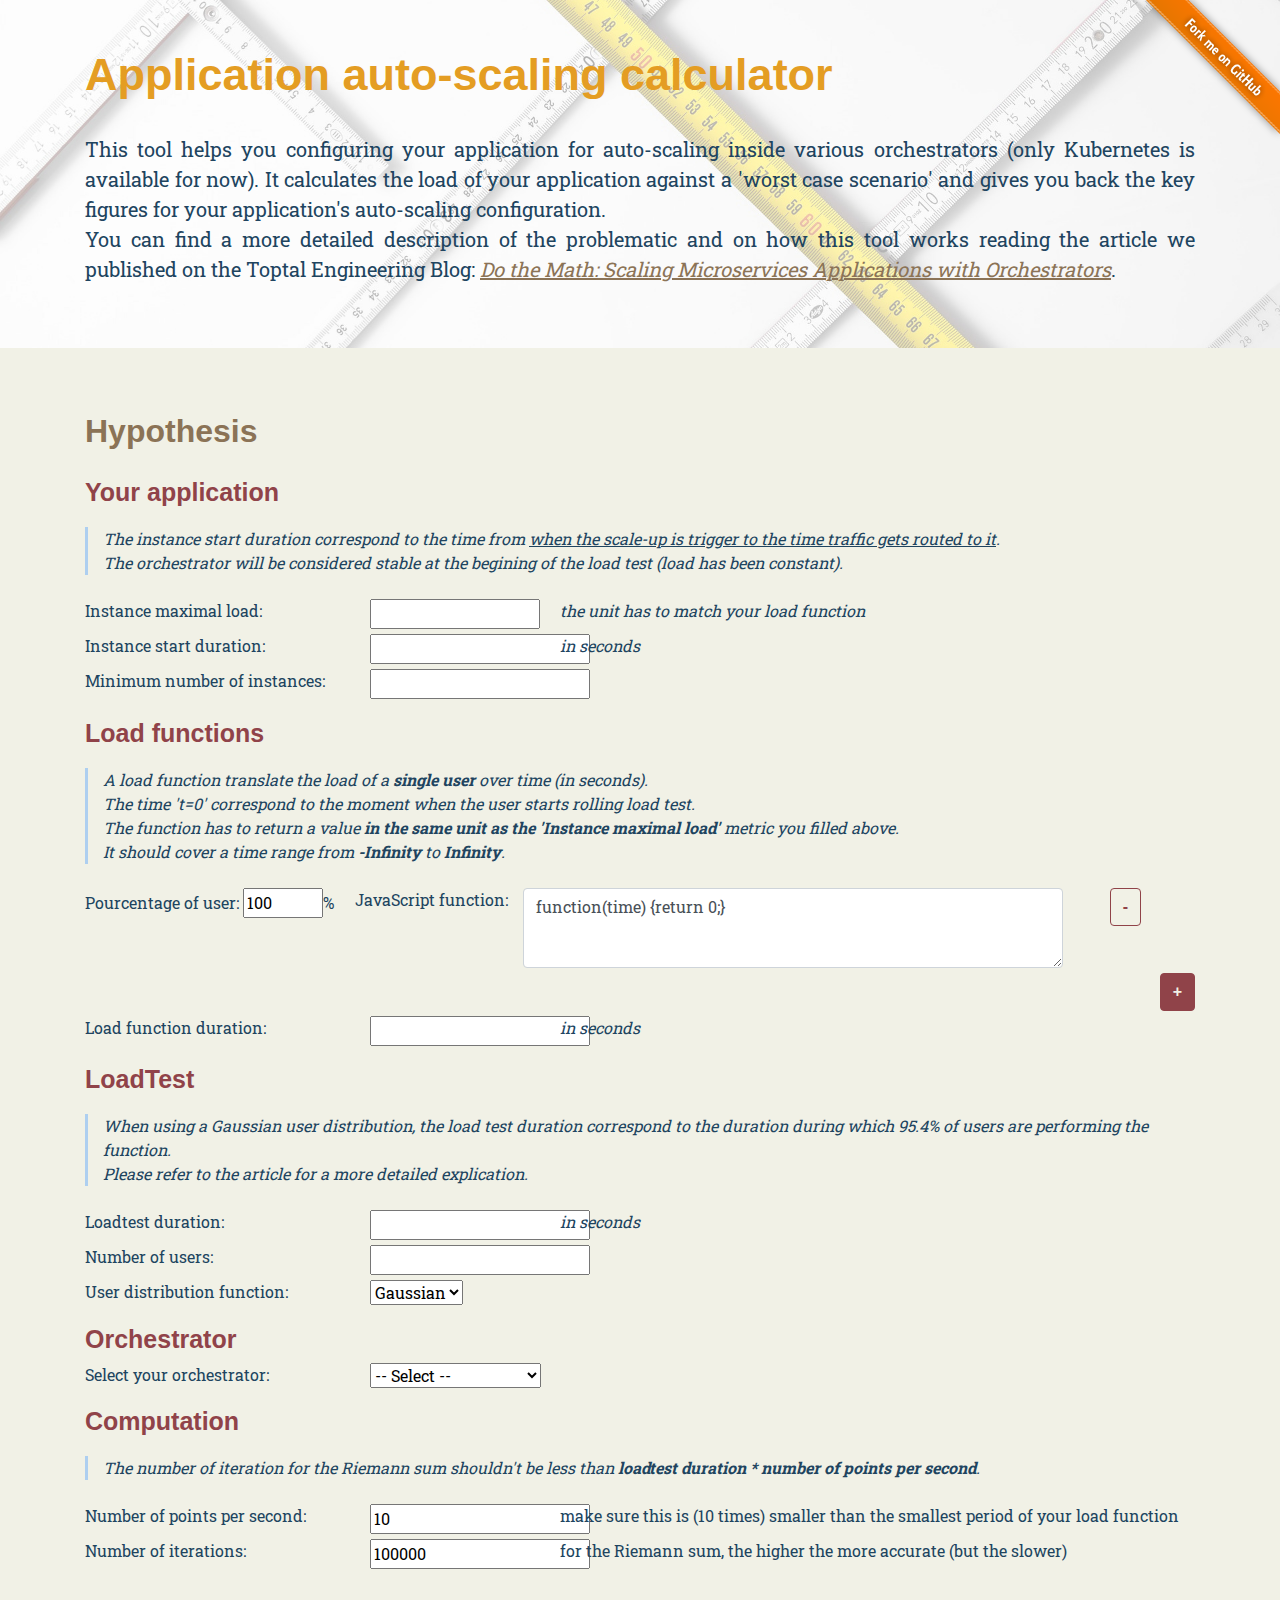
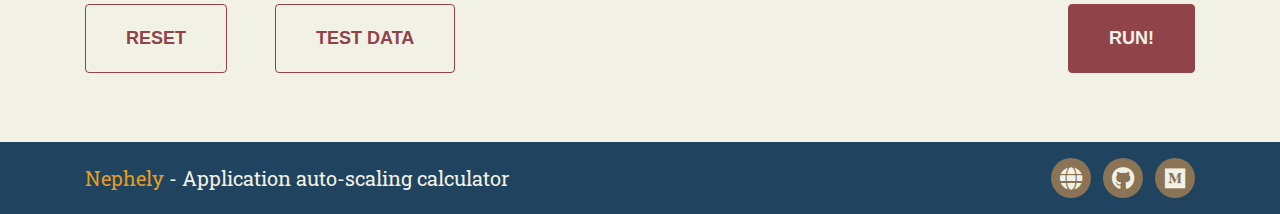
<file: index.html>
<!DOCTYPE html>
<html lang="en">
<head>
	<meta charset="utf-8">
	<meta name="viewport" content="width=device-width, initial-scale=1, shrink-to-fit=no">
	<meta name="description" content="">
	<meta name="author" content="">

	<title>Application auto-scaling calculator (by Nephely)</title>

	<link href="vendor/fontawesome-5.7.0/css/all.min.css" rel="stylesheet" type="text/css">
	<link href="vendor/bootstrap-4.2.1/css/bootstrap.min.css" rel="stylesheet">
	<link href="css/app-autoscaling-calculator.css" rel="stylesheet">

	<!-- Custom fonts for this template -->
	<!-- <link href="https://fonts.googleapis.com/css?family=Montserrat:400,700" rel="stylesheet" type="text/css">
	<link href='https://fonts.googleapis.com/css?family=Kaushan+Script' rel='stylesheet' type='text/css'>
	<link href='https://fonts.googleapis.com/css?family=Droid+Serif:400,700,400italic,700italic' rel='stylesheet' type='text/css'> -->
	<link href='https://fonts.googleapis.com/css?family=Roboto+Slab:400,100,300,700' rel='stylesheet' type='text/css'>
</head>
<body onload="OnLoad();">
	<!-- fork me on github -->
	<a href="https://github.com/nephely-io/app-autoscaling-calculator" target="_blank"><img id="github-fork" src="img/fork-github.png" title="Fork me on GitHub" alt="Fork me on GitHub" /></a>
	
	<!-- header -->
	<header class="masthead">
		<div class="container">
			<!-- title -->
			<div class="row">
				<div class="col-lg-10"><h1 class="mt-5">Application auto-scaling calculator</h1></div>
			</div>
			<!-- introduction -->
			<div class="row introduction">
				<div class="col-lg-12 text-justify">
					<p>This tool helps you configuring your application for auto-scaling inside various orchestrators (only Kubernetes is available for now). It calculates the load of your application against a 'worst case scenario' and gives you back the key figures for your application's auto-scaling configuration.<br />
					You can find a more detailed description of the problematic and on how this tool works reading the article we published on the Toptal Engineering Blog: <a href="https://www.toptal.com/devops/scaling-microservices-applications" target="_blank">Do the Math: Scaling Microservices Applications with Orchestrators</a>.</p>
				</div>
			</div>
		</div>
	</header>

	<!-- form -->
	<section id="form">
		<div class="container form">
			<!-- title -->
			<div class="row">
				<div class="col-lg-6"><h2>Hypothesis</h2></div>
			</div>
			<!-- form -->
			<form>
			<!-- your application -->
			<div class="row">
				<div class="col-lg-12"><h3>Your application</h3></div>
			</div>
			<div class="row information-row"><div class="col-lg-12">
				The instance start duration correspond to the time from <u>when the scale-up is trigger to the time traffic gets routed to it</u>.<br />
				The orchestrator will be considered stable at the begining of the load test (load has been constant).
			</div></div>
			<div id="form-app-error-row" class="row error-row">
				<div class="col-lg-12"><span id="form-app-error" class="error"></span></div>
			</div>
			<div class="row">
				<div class="col-lg-3">Instance maximal load:</div>
				<div class="col-lg-2"><input type="text" id="form-instance-max-load" size="15" /></div>
				<div class="col-lg-7 from-information">the unit has to match your load function</div>
			</div>
			<div class="row">
				<div class="col-lg-3">Instance start duration:</div>
				<div class="col-lg-2"><input type="number" min="1" step="1" id="form-instance-start-duration" /></div>
				<div class="col-lg-7 from-information">in seconds</div>
			</div>
			<div class="row">
				<div class="col-lg-3">Minimum number of instances:</div>
				<div class="col-lg-2"><input type="number" min="1" step="1" id="form-min-number-instances" /></div>
			</div>
			<!-- load function -->
			<div class="row">
				<div class="col-lg-12"><h3>Load functions</h3></div>
			</div>
			<div class="row information-row">
				<div class="col-lg-12">
					A load function translate the load of a <b>single user</b> over time (in seconds).<br />
					The time 't=0' correspond to the moment when the user starts rolling load test.<br />
					The function has to return a value <b>in the same unit as the 'Instance maximal load'</b> metric you filled above.<br />
					It should cover a time range from <b>-Infinity</b> to <b>Infinity</b>.
				</div>
			</div>
			<div id="form-loadfunction-rows">
				<div id="form-loadfunction-error0-row" class="row error-row">
					<div class="col-lg-12"><span id="form-loadfunction-error0" class="error"></span></div>
				</div>
				<div id="form-loadfunction-row0" class="row loadfunction">
					<div class="col-lg-3"><span>Pourcentage of user: </span><input type="number" min="0.1" max="100" step="0.1" id="form-loadfunction-user-percent0" value="100" /><span>%</span></div>
					<div class="col-form-loadfunction-durationlg-2"><span>JavaScript function:</span></div>
					<div class="col-lg-6"><textarea id="form-loadfunction-function0" class="form-control">function(time) {return 0;}</textarea></div>
					<div class="col-lg-1 text-center"><input class="btn btn-secondary" onclick="LoadFunctionRemoveRow(0);" value="-" type="button"></div>
				</div>
			</div>
			<div class="row">
				<div class="col-lg-12 text-right"><input type="button" class="btn btn-primary" onclick="LoadFunctionAddRow();" value="+" /></div>
			</div>
			<div id="form-loadfunction-error-row" class="row error-row">
				<div class="col-lg-12"><span id="form-loadfunction-error" class="error"></span></div>
			</div>
			<div class="row">
				<div class="col-lg-3">Load function duration:</div>
				<div class="col-lg-2"><input type="number" min="1" step="1" id="form-loadfunction-duration" /></div>
				<div class="col-lg-7 from-information">in seconds</div>
			</div>
			<!-- loadtest -->
			<div class="row">
				<div class="col-lg-12"><h3>LoadTest</h3></div>
			</div>
			<div class="row information-row">
				<div class="col-lg-12">
					When using a Gaussian user distribution, the load test duration correspond to the duration during which 95.4% of users are performing the function.<br />
					Please refer to the article for a more detailed explication.
				</div>
			</div>
			<div id="form-loadtest-error-row" class="row error-row">
				<div class="col-lg-12"><span id="form-loadtest-error" class="error"></span></div>
			</div>
			<div class="row">
				<div class="col-lg-3">Loadtest duration:</div>
				<div class="col-lg-2"><input type="number" min="1" step="1" id="form-loadtest-duration" /></div>
				<div class="col-lg-7 from-information">in seconds</div>
			</div>
			<div class="row">
				<div class="col-lg-3">Number of users:</div>
				<div class="col-lg-2"><input type="number" min="1" step="1" id="form-number-users" /></div>
			</div>
			<div class="row">
				<div class="col-lg-3">User distribution function:</div>
				<div class="col-lg-2">
					<select id="form-loadtest-distribution">
						<option value="gauss" selected>Gaussian</option>
						<option value="constant">Constant</option>
						<option value="linear">Linear</option>
					</select>
				</div>
			</div>
			<!-- orchestrator -->
			<div class="row">
				<div class="col-lg-12"><h3>Orchestrator</h3></div>
			</div>
			<div id="form-orchestrator-error-row" class="row error-row">
				<div class="col-lg-12"><span id="form-orchestrator-error" class="error"></span></div>
			</div>
			<div class="row">
				<div class="col-lg-3">Select your orchestrator:</div>
				<div class="col-lg-2">
					<select id="form-orchestrator" onchange="SelectOrchestrator(this);">
						<option selected value="null">-- Select --</option>
						<option value="kubernetes-1.11">Kubernetes (&lt; 1.12)</option>
						<option value="kubernetes-1.12">Kubernetes (&gt;= 1.12)</option>
						<option value="marathon-autoscaler">Mesosphere DC/OS</option>
					</select>
				</div>
			</div>
			<!-- Kubernetes 1.11 -->
			<div class="row kubernetes-1-11 information-row">
				<div class="col-lg-12">
					Following parameters are set on the <a href="https://v1-11.docs.kubernetes.io/docs/reference/command-line-tools-reference/kube-controller-manager/" target="_blank">kube-controller-manager</a> service.<br />
					For more information about Kubernetes horizontal pod auto-scaling, please refer to the offcicial <a href="https://v1-11.docs.kubernetes.io/docs/tasks/run-application/horizontal-pod-autoscale/" target="_blank">documentation</a>.<br />
					Beware that defaults values specified in the documentation are incorrects (but ones specified here are, you can check the <a href="https://github.com/kubernetes/kubernetes/blob/release-1.11/cmd/kube-controller-manager/app/options/options_test.go#L191" target="_blank">source code</a>).
				</div>
			</div>
			<div class="row kubernetes-1-11">
				<div class="col-lg-4">Horizontal pod autoscaler sync period:</div>
				<div class="col-lg-2"><input type="number" min="1" step="1" id="form-k8s-1-11-hpasp" value="45" /></div>
				<div class="col-lg-6 from-information">in seconds (defaults to 45 seconds)</div>
			</div>
			<div class="row kubernetes-1-11">
				<div class="col-lg-4">Horizontal pod autoscaler tolerance:</div>
				<div class="col-lg-2"><input type="number" min="0" max="1" step="0.01" id="form-k8s-1-11-hpat" value="0.1" /></div>
				<div class="col-lg-6 from-information">between 0 and 1 (defaults to 0.1 (10%))</div>
			</div>
			<div class="row kubernetes-1-11">
				<div class="col-lg-4">Horizontal pod autoscaler upscale delay:</div>
				<div class="col-lg-2"><input type="number" min="1" step="1" id="form-k8s-1-11-hpaud" value="60" /></div>
				<div class="col-lg-6 from-information">in seconds (defaults to 1 minutes)</div>
			</div>
			<div class="row kubernetes-1-11">
				<div class="col-lg-4">Horizontal pod autoscaler downscale delay:</div>
				<div class="col-lg-2"><input type="number" min="1" step="1" id="form-k8s-1-11-hpadd" value="120" /></div>
				<div class="col-lg-6 from-information">in seconds (defaults to 2 minutes)</div>
			</div>
			<!-- Kubernetes 1.12 -->
			<div class="row kubernetes-1-12 information-row">
				<div class="col-lg-12">
					Following parameters are set on the <a href="https://kubernetes.io/docs/reference/command-line-tools-reference/kube-controller-manager/" target="_blank">kube-controller-manager</a> service.<br />
					For more information about Kubernetes horizontal pod auto-scaling, please refer to the offcicial <a href="https://kubernetes.io/docs/tasks/run-application/horizontal-pod-autoscale/" target="_blank">documentation</a>.
				</div>
			</div>
			<div class="row kubernetes-1-12">
				<div class="col-lg-4">Horizontal pod autoscaler sync period:</div>
				<div class="col-lg-2"><input type="number" min="1" step="1" id="form-k8s-1-12-hpasp" value="15" /></div>
				<div class="col-lg-6 from-information">in seconds (defaults to 15 seconds)</div>
			</div>
			<div class="row kubernetes-1-12">
				<div class="col-lg-4">Horizontal pod autoscaler tolerance:</div>
				<div class="col-lg-2"><input type="number" min="0" max="1" step="0.01" id="form-k8s-1-12-hpat" value="0.1" /></div>
				<div class="col-lg-6 from-information">between 0 and 1 (defaults to 0.1 (10%))</div>
			</div>
			<div class="row kubernetes-1-12">
				<div class="col-lg-4">Horizontal pod autoscaler readiness delay:</div>
				<div class="col-lg-2"><input type="number" min="1" step="1" id="form-k8s-1-12-hpaird" value="30" /></div>
				<div class="col-lg-6 from-information">in seconds (defaults to 30s)</div>
			</div>
			<div class="row kubernetes-1-12">
				<div class="col-lg-5">Horizontal pod autoscaler downscale cooldown window:</div>
				<div class="col-lg-2"><input type="number" min="1" step="1" id="form-k8s-1-12-hpadcw" value="300" /></div>
				<div class="col-lg-5 from-information">in seconds (defaults to 5 minutes)</div>
			</div>
			<!-- Mesosphere / Marathon AutoScaler -->
			<div class="row marathon-autoscaler information-row">
				<div class="col-lg-12">
					For more information about the Marathon AutoScaler on Mesosphere DC/OS, please refer to the <a href="https://docs.mesosphere.com/1.12/tutorials/autoscaling/" target="_blank">official documentation</a>, or to the <a href="https://github.com/mesosphere/marathon-autoscale" target="_blank">GitHub repository</a>.
				</div>
			</div>
			<div class="row marathon-autoscaler">
				<div class="col-lg-3">Interval:</div>
				<div class="col-lg-2"><input type="number" min="1" step="1" id="form-msm-sync" value="15" /></div>
				<div class="col-lg-6 from-information">in seconds</div>
			</div>
			<div class="row marathon-autoscaler">
				<div class="col-lg-3">Autoscale multiplier:</div>
				<div class="col-lg-2"><input type="number" min="1" step="0.1" id="form-msm-mult" value="1.5" /></div>
			</div>
			<div class="row marathon-autoscaler">
				<div class="col-lg-3">Scale-up factor:</div>
				<div class="col-lg-2"><input type="number" min="1" step="1" id="form-msm-suf" value="3" /></div>
			</div>
			<div class="row marathon-autoscaler">
				<div class="col-lg-3">Scale-down factor:</div>
				<div class="col-lg-2"><input type="number" min="1" step="1" id="form-msm-sdf" value="5" /></div>
			</div>
			<!-- computation -->
			<div class="row">
				<div class="col-lg-12"><h3>Computation</h3></div>
			</div>
			<div class="row information-row">
				<div class="col-lg-12">The number of iteration for the Riemann sum shouldn't be less than <b>loadtest duration * number of points per second</b>.</div>
			</div>
			<div id="form-computation-error-row" class="row error-row">
				<div class="col-lg-12"><span id="form-computation-error" class="error"></span></div>
			</div>
			<div class="row">
				<div class="col-lg-3">Number of points per second:</div>
				<div class="col-lg-2"><input type="number" id="form-number-point-second" min="1" step="1" value="10" /></div>
				<div class="col-lg-7">make sure this is (10 times) smaller than the smallest period of your load function</div>
			</div>
			<div class="row">
				<div class="col-lg-3">Number of iterations:</div>
				<div class="col-lg-2"><input type="number" id="form-number-iterations" min="1" step="1" value="100000" /></div>
				<div class="col-lg-7">for the Riemann sum, the higher the more accurate (but the slower)</div>
			</div>
			<div class="row buttons">
				<div class="col-lg-2"><input type="reset" class="btn btn-secondary btn-xl text-uppercase" onclick="setTimeout(ResetForm, 0.01);" value="Reset" /></div>
				<div class="col-lg-3"><input type="button" class="btn btn-secondary btn-xl text-uppercase" onclick="runTest();" value="Test data" /></div>
				<div class="col-lg-5 text-center">
					<span id="form-warning" class="warning"></span>
					<span id="form-error" class="error"></span>
				</div>
				<div class="col-lg-2 text-right"><input type="button" id="form-run" class="btn btn-primary btn-xl text-uppercase" onclick="Run();" value="Run!" /></div>
			</div>
			</form>
			<div id="loading-gif" class="row text-center">
				<div class="col-lg-12"><img src="img/loading.gif" /></div>
			</div>
		</div>
	</section>

	<!-- Results -->
	<section id="results" class="bg-blue">
		<div class="container">
			<!-- hypothesis -->
			<div class="row">
				<div class="col-lg-12"><h2>Hypothesis</h2></div>
			</div>
			<div class="row">
				<div id="chart-loadfunctions-row" class="col-lg-6"><canvas id="chart-loadfunctions"></canvas></div>
				<div id="chart-load-time-row" class="col-lg-6"><canvas id="chart-load-time"></canvas></div>
			</div>
			<!-- results -->
			<div class="row">
				<div class="col-lg-12"><h2 class="margin">Results</h2></div>
			</div>
			<div class="row">
				<div id="chart-results-row" class="col-lg-12"><canvas id="chart-results"></canvas></div>
			</div>
			<div class="row">
				<div class="col-lg-4">
					<span class="results_kubernetes-1-11"><label class="result-label">targetCPUUtilizationPercentage:</label>&nbsp;<span id="results_kubernetes-1-11_targetCPUUtilizationPercentage" class="result-value"></span> %</span>
					<span class="results_kubernetes-1-12"><label class="result-label">averageUtilization:</label>&nbsp;<span id="results_kubernetes-1-12_targetAverageValue" class="result-value"></span> (%)</span>
					<span class="results_marathon-autoscaler"><label class="result-label">AS_MAX_RANGE:</label>&nbsp;<span id="results_marathon-autoscaler_max-range" class="result-value"></span> (%)</span>
					<span class="results_marathon-autoscaler"><label class="result-label">AS_MIN_RANGE:</label>&nbsp;<span id="results_marathon-autoscaler_min-range" class="result-value"></span> (%, this is a maximum)</span>
					<label class="result-label">Maximum number of instances:</label>&nbsp;<span id="results_max-nb-instance" class="result-value"></span><br />
					<label class="result-label">Maximum load per instance:</label>&nbsp;<span id="results_max-instance-load" class="result-value"></span><br />
				</div>
			</div>
			<!-- How to interpret -->
			<div class="row">
				<div class="col-lg-12"><h2 class="margin">How to interpret those results?</h2></div>
			</div>
			<div class="row results_kubernetes-1-11">
				<div class="col-lg-12">
					<p><label class="result-label">targetCPUUtilizationPercentage:</label> <b>This value should be between 70 and 90 (the higher the better).</b>
						<ul>
							<li>If this value is <b>below 70</b>, here is a list of what you can do:<br />
								<ul>
									<li>increase the minimum number of instances</li>
									<li>increase resources to each instance</li>
									<li>lower application startup time</li>
									<li>your loadtest scenario may be too constrictive</li>
									<li>work on your application performances</li>
									<li>lower your Horizontal Pod Autoscaler Sync Period (this will increase load on your masters)</li>
								</ul>
							</li>
							<li>If this value is <b>above 90</b>, it eather means that the load test scenario is not constrictive enough, or that you've just built the best application ever!</li>
						</ul>
					</p>
				</div>
			</div>
			<div class="row results_kubernetes-1-12">
				<div class="col-lg-12">
					<p><label class="result-label">averageUtilization:</label> <b>This value should be between 70 and 90 (the higher the better).</b>
						<ul>
							<li>If this value is <b>below 70</b>, here is a list of what you can do:<br />
								<ul>
									<li>increase the minimum number of instances</li>
									<li>increase resources to each instance</li>
									<li>lower application startup time</li>
									<li>your loadtest scenario may be too constrictive</li>
									<li>work on your application performances</li>
									<li>lower your Horizontal Pod Autoscaler Sync Period (this will increase load on your masters)</li>
								</ul>
							</li>
							<li>If this value is <b>above 90</b>, it eather means that the load test scenario is not constrictive enough, or that you've just built the best application ever!</li>
						</ul>
					</p>
				</div>
			</div>
			<div class="row results_marathon-autoscaler">
				<div class="col-lg-12">
					<p><label class="result-label">AS_MAX_RANGE:</label> <b>This value should be between 70 and 90 (the higher the better).</b>
						<ul>
							<li>If this value is <b>below 70</b>, here is a list of what you can do:<br />
								<ul>
									<li>increase the minimum number of instances</li>
									<li>increase resources to each instance</li>
									<li>decrease the scale up factor</li>
									<li>lower application startup time</li>
									<li>increase the autoscale multiplier</li>
									<li>your loadtest scenario may be too constrictive</li>
									<li>work on your application performances</li>
									<li>lower your synchronisation interval (this will increase load of the marathon-autoscaler)</li>
								</ul>
							</li>
							<li>If this value is <b>above 90</b>, it eather means that the load test scenario is not constrictive enough, or that you've just built the best application ever!</li>
						</ul>
					</p>
					<p><label class="result-label">AS_MIN_RANGE:</label> <b>This value should be between 35 and 55 (the higher the better).</b>
						<ul>
							<li>If this value is <b>below 35</b>, here is a list of what you can do:<br />
								<ul>
									<li>increase the minimum number of instances</li>
									<li>decrease the autoscale multiplier</li>
									<li>find a way to increase AS_MAX_RANGE</li>
								</ul>
							</li>
							<li>If this value is <b>above 55</b>, well done!</li>
						</ul>
					</p>
				</div>
			</div>
			<div class="row">
				<div class="col-lg-12">
					<span class="result-value"><b class="fas fa-exclamation-triangle warning"></b> <i>We remind you that these results do not take into account the time to spawn new VM instances (if relevant).</i></span>
				</div>
			</div>
			<!-- back to top -->
			<div class="row text-center">
				<div class="col-lg-12"><a class="js-scroll-trigger" href="#form"><b class="fas fa-arrow-circle-up"></b> Back to top</a></div>
			</div>
		</div>
	</section>

	<!-- Credits -->
	<section id="credits">
		<div class="container">
			<span class="brand"><a href="https://www.nephely.io" target="_blank">Nephely</a> - Application auto-scaling calculator</span>
			<div class="social-buttons">
				<ul class="credits-list ml-auto list-inline social-buttons">
					<li class="list-inline-item">
						<a href="https://www.nephely.io" target="_blank"><i class="fas fa-globe"></i></a>
					</li>
					<li class="list-inline-item">
						<a href="https://github.com/nephely-io/app-autoscaling-calculator" target="_blank"><i class="fab fa-github"></i></a>
					</li>
					<li class="list-inline-item">
						<a href="https://medium.com/nephely" target="_blank"><i class="fab fa-medium"></i></a>
					</li>
				</ul>
			</div>
		</div>
	</section>
	
	<!-- JavaScript vendor libraries -->
	<script src="vendor/jquery-3.3.1/jquery.min.js"></script>
	<script src="vendor/jquery-easing-1.4.1/jquery.easing.min.js"></script>
	<script src="vendor/bootstrap-4.2.1/js/bootstrap.bundle.min.js"></script>
	<script src="vendor/chartjs-2.7.3/chart.min.js"></script>
	<!-- JavaScript -->
	<script src="js/app-autoscaling-calculator.js"></script>
	<script src="js/autoscaler.js"></script>
	<script src="js/chartdesigner.js"></script>
	<script src="js/loadcalculator.js"></script>
</body>
</html>
</file>
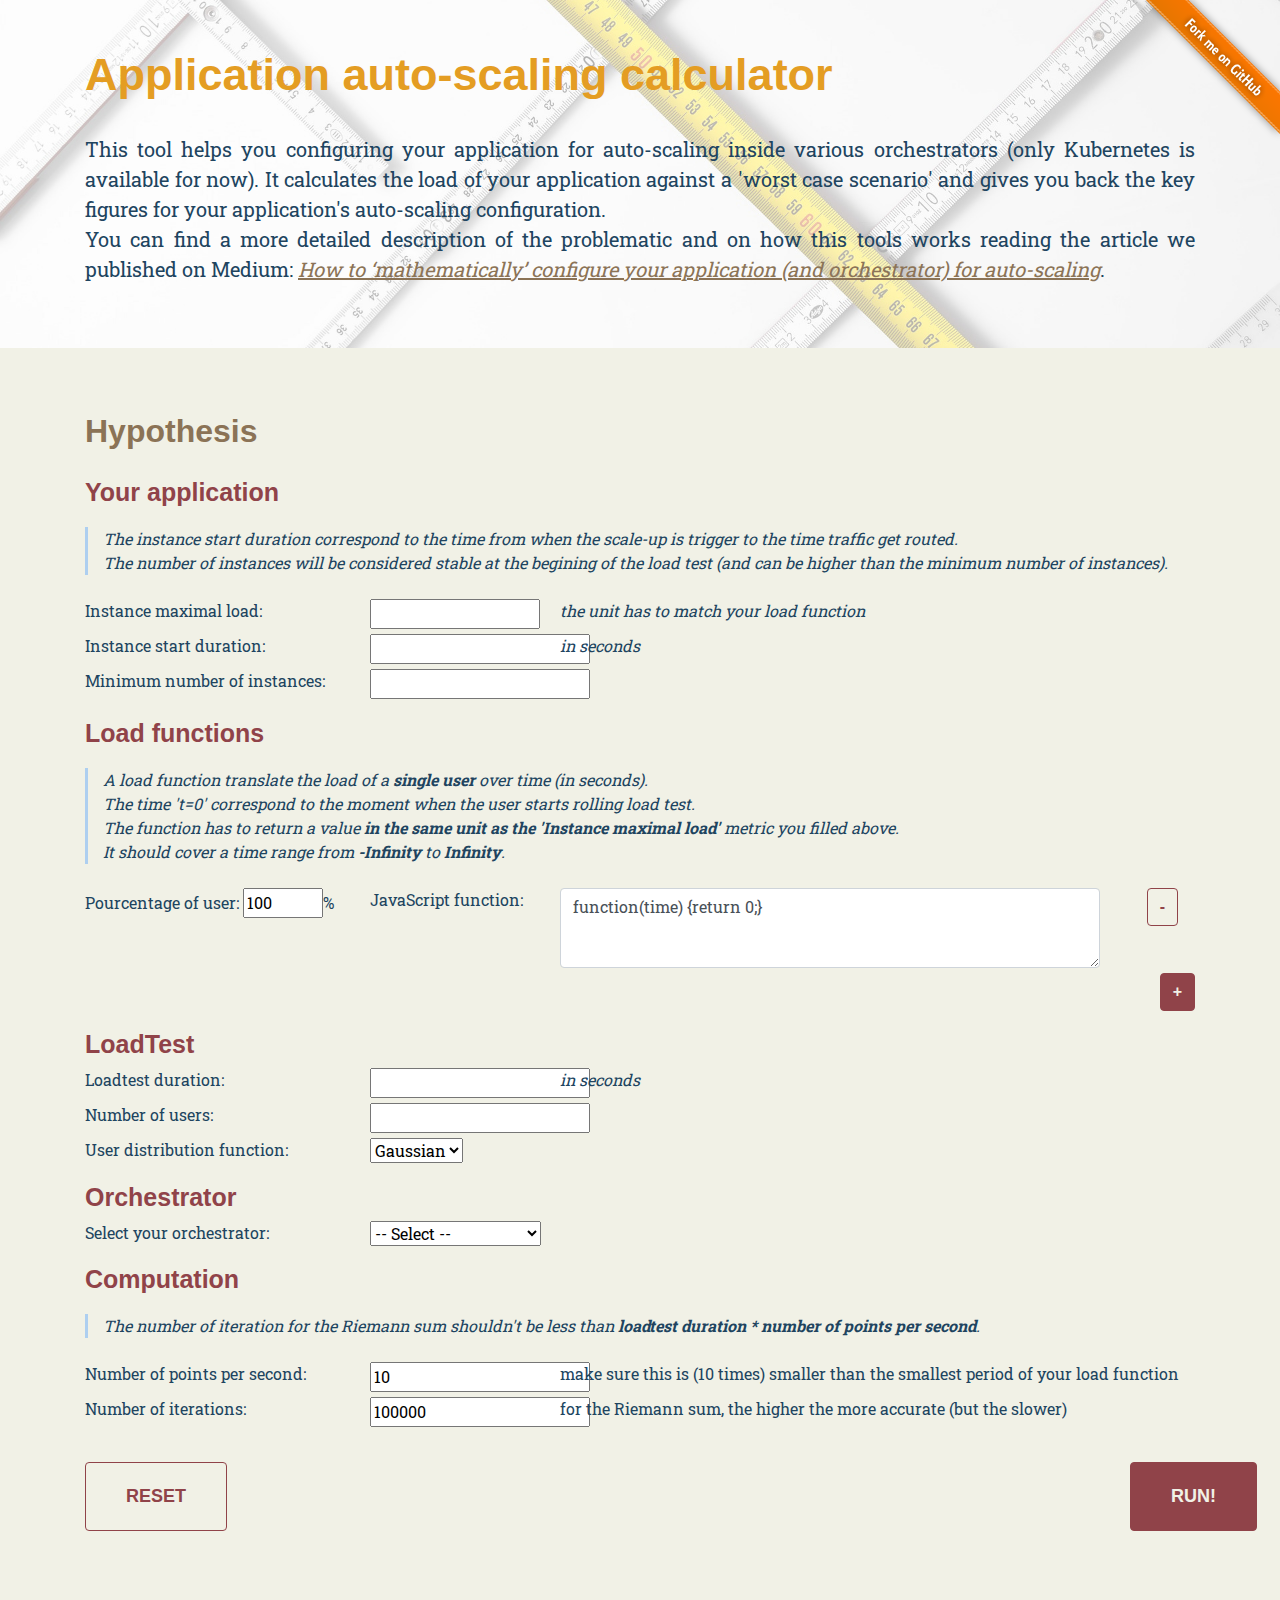
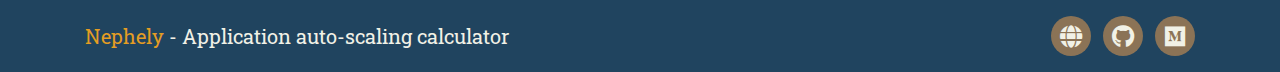
<file: app-autoscaling-calculator.html>
<!DOCTYPE html>
<html lang="en">
<head>
	<meta charset="utf-8">
	<meta name="viewport" content="width=device-width, initial-scale=1, shrink-to-fit=no">
	<meta name="description" content="">
	<meta name="author" content="">

	<title>Application auto-scaling calculator (by Nephely)</title>

	<link href="vendor/fontawesome-5.7.0/css/all.min.css" rel="stylesheet" type="text/css">
	<link href="vendor/bootstrap-4.2.1/css/bootstrap.min.css" rel="stylesheet">
	<link href="css/app-autoscaling-calculator.css" rel="stylesheet">

	<!-- Custom fonts for this template -->
	<!-- <link href="https://fonts.googleapis.com/css?family=Montserrat:400,700" rel="stylesheet" type="text/css">
	<link href='https://fonts.googleapis.com/css?family=Kaushan+Script' rel='stylesheet' type='text/css'>
	<link href='https://fonts.googleapis.com/css?family=Droid+Serif:400,700,400italic,700italic' rel='stylesheet' type='text/css'> -->
	<link href='https://fonts.googleapis.com/css?family=Roboto+Slab:400,100,300,700' rel='stylesheet' type='text/css'>
</head>
<body onload="OnLoad();">
	<!-- fork me on github -->
	<a href="https://github" target="_blank"><img id="github-fork" src="img/fork-github.png" title="Fork me on GitHub" alt="Fork me on GitHub" /></a>
	
	<!-- header -->
	<header class="masthead">
		<div class="container">
			<!-- title -->
			<div class="row">
				<div class="col-lg-10"><h1 class="mt-5">Application auto-scaling calculator</h1></div>
			</div>
			<!-- introduction -->
			<div class="row introduction">
				<div class="col-lg-12 text-justify">
					<p>This tool helps you configuring your application for auto-scaling inside various orchestrators (only Kubernetes is available for now). It calculates the load of your application against a 'worst case scenario' and gives you back the key figures for your application's auto-scaling configuration.<br />
					You can find a more detailed description of the problematic and on how this tools works reading the article we published on Medium: <a href="#" target="_blank">How to ‘mathematically’ configure your application (and orchestrator) for auto-scaling</a>.</p>
				</div>
			</div>
		</div>
	</header>

	<!-- form -->
	<section id="form">
		<div class="container form">
			<!-- title -->
			<div class="row">
				<div class="col-lg-6"><h2>Hypothesis</h2></div>
			</div>
			<!-- form -->
			<form>
			<!-- your application -->
			<div class="row">
				<div class="col-lg-12"><h3>Your application</h3></div>
			</div>
			<div class="row information-row"><div class="col-lg-12">
				The instance start duration correspond to the time from when the scale-up is trigger to the time traffic get routed.<br />
				The number of instances will be considered stable at the begining of the load test (and can be higher than the minimum number of instances).
			</div></div>
			<div id="form-app-error-row" class="row error-row">
				<div class="col-lg-12"><span id="form-app-error" class="error"></span></div>
			</div>
			<div class="row">
				<div class="col-lg-3">Instance maximal load:</div>
				<div class="col-lg-2"><input type="text" id="form-instance-max-load" size="15" /></div>
				<div class="col-lg-7 from-information">the unit has to match your load function</div>
			</div>
			<div class="row">
				<div class="col-lg-3">Instance start duration:</div>
				<div class="col-lg-2"><input type="number" min="1" step="1" id="form-instance-start-duration" /></div>
				<div class="col-lg-7 from-information">in seconds</div>
			</div>
			<div class="row">
				<div class="col-lg-3">Minimum number of instances:</div>
				<div class="col-lg-2"><input type="number" min="1" step="1" id="form-min-number-instances" /></div>
			</div>
			<!-- load function -->
			<div class="row">
				<div class="col-lg-12"><h3>Load functions</h3></div>
			</div>
			<div class="row information-row">
				<div class="col-lg-12">
					A load function translate the load of a <b>single user</b> over time (in seconds).<br />
					The time 't=0' correspond to the moment when the user starts rolling load test.<br />
					The function has to return a value <b>in the same unit as the 'Instance maximal load'</b> metric you filled above.<br />
					It should cover a time range from <b>-Infinity</b> to <b>Infinity</b>.
				</div>
			</div>
			<div id="form-loadfunction-rows">
				<div id="form-loadfunction-error0-row" class="row error-row">
					<div class="col-lg-12"><span id="form-loadfunction-error0" class="error"></span></div>
				</div>
				<div id="form-loadfunction-row0" class="row loadfunction">
					<div class="col-lg-3"><span>Pourcentage of user: </span><input type="number" min="0.1" max="100" step="0.1" id="form-loadfunction-user-percent0" value="100" /><span>%</span></div>
					<div class="col-lg-2"><span>JavaScript function:</span></div>
					<div class="col-lg-6"><textarea id="form-loadfunction-function0" class="form-control">function(time) {return 0;}</textarea></div>
					<div class="col-lg-1 text-center"><input class="btn btn-secondary" onclick="LoadFunctionRemoveRow(0);" value="-" type="button"></div>
				</div>
			</div>
			<div class="row">
				<div class="col-lg-12 text-right"><input type="button" class="btn btn-primary" onclick="LoadFunctionAddRow();" value="+" /></div>
			</div>
			<!-- loadtest -->
			<div class="row">
				<div class="col-lg-12"><h3>LoadTest</h3></div>
			</div>
			<div id="form-loadtest-error-row" class="row error-row">
				<div class="col-lg-12"><span id="form-loadtest-error" class="error"></span></div>
			</div>
			<div class="row">
				<div class="col-lg-3">Loadtest duration:</div>
				<div class="col-lg-2"><input type="number" min="1" step="1" id="form-loadtest-duration" /></div>
				<div class="col-lg-7 from-information">in seconds</div>
			</div>
			<div class="row">
				<div class="col-lg-3">Number of users:</div>
				<div class="col-lg-2"><input type="number" min="1" step="1" id="form-number-users" /></div>
			</div>
			<div class="row">
				<div class="col-lg-3">User distribution function:</div>
				<div class="col-lg-2">
					<select id="form-loadtest-distribution">
						<option value="gauss" selected>Gaussian</option>
						<option value="constant">Constant</option>
						<option value="linear">Linear</option>
					</select>
				</div>
			</div>
			<!-- orchestrator -->
			<div class="row">
				<div class="col-lg-12"><h3>Orchestrator</h3></div>
			</div>
			<div id="form-orchestrator-error-row" class="row error-row">
				<div class="col-lg-12"><span id="form-orchestrator-error" class="error"></span></div>
			</div>
			<div class="row">
				<div class="col-lg-3">Select your orchestrator:</div>
				<div class="col-lg-2">
					<select id="form-orchestrator" onchange="SelectOrchestrator(this);">
						<option selected value="null">-- Select --</option>
						<option value="kubernetes-1.11">Kubernetes (&lt; 1.12)</option>
						<option value="kubernetes-1.12">Kubernetes (&gt;= 1.12)</option>
					</select>
				</div>
			</div>
			<!-- Kubernetes 1.11 -->
			<div class="row kubernetes-1-11 information-row">
				<div class="col-lg-12">
					Following information are set on the <a href="https://v1-11.docs.kubernetes.io/docs/reference/command-line-tools-reference/kube-controller-manager/" target="_blank">kube-controller-manager</a> service.<br />
					For more information about Kubernetes horizontal pod auto-scaling, please refer to the offcicial <a href="https://v1-11.docs.kubernetes.io/docs/tasks/run-application/horizontal-pod-autoscale/" target="_blank">documentation</a>.<br />
					Beware that defaults values specified in the documentation are incorrects (but ones specified here are, you can check the <a href="https://github.com/kubernetes/kubernetes/blob/release-1.11/cmd/kube-controller-manager/app/options/options_test.go#L191" target="_blank">source code</a>).
				</div>
			</div>
			<div class="row kubernetes-1-11">
				<div class="col-lg-4">Horizontal pod autoscaler sync period:</div>
				<div class="col-lg-2"><input type="number" min="1" step="1" id="form-k8s-1-11-hpasp" value="45" /></div>
				<div class="col-lg-6 from-information">in seconds (defaults to 45 seconds)</div>
			</div>
			<div class="row kubernetes-1-11">
				<div class="col-lg-4">Horizontal pod autoscaler tolerance:</div>
				<div class="col-lg-2"><input type="number" min="0" max="1" step="0.01" id="form-k8s-1-11-hpat" value="0.1" /></div>
				<div class="col-lg-6 from-information">between 0 and 1 (defaults to 0.1 (10%))</div>
			</div>
			<div class="row kubernetes-1-11">
				<div class="col-lg-4">Horizontal pod autoscaler upscale delay:</div>
				<div class="col-lg-2"><input type="number" min="1" step="1" id="form-k8s-1-11-hpaud" value="60" /></div>
				<div class="col-lg-6 from-information">in seconds (defaults to 1 minutes)</div>
			</div>
			<div class="row kubernetes-1-11">
				<div class="col-lg-4">Horizontal pod autoscaler downscale delay:</div>
				<div class="col-lg-2"><input type="number" min="1" step="1" id="form-k8s-1-11-hpadd" value="120" /></div>
				<div class="col-lg-6 from-information">in seconds (defaults to 2 minutes)</div>
			</div>
			<!-- Kubernetes 1.12 -->
			<div class="row kubernetes-1-12 information-row">
				<div class="col-lg-12">
					Following information are set on the <a href="https://kubernetes.io/docs/reference/command-line-tools-reference/kube-controller-manager/" target="_blank">kube-controller-manager</a> service.<br />
					For more information about Kubernetes horizontal pod auto-scaling, please refer to the offcicial <a href="https://kubernetes.io/docs/tasks/run-application/horizontal-pod-autoscale/" target="_blank">documentation</a>.
				</div>
			</div>
			<div class="row kubernetes-1-12">
				<div class="col-lg-4">Horizontal pod autoscaler sync period:</div>
				<div class="col-lg-2"><input type="number" min="1" step="1" id="form-k8s-1-12-hpasp" value="15" /></div>
				<div class="col-lg-6 from-information">in seconds (defaults to 15 seconds)</div>
			</div>
			<div class="row kubernetes-1-12">
				<div class="col-lg-4">Horizontal pod autoscaler tolerance:</div>
				<div class="col-lg-2"><input type="number" min="0" max="1" step="0.01" id="form-k8s-1-12-hpat" value="0.1" /></div>
				<div class="col-lg-6 from-information">between 0 and 1 (defaults to 0.1 (10%))</div>
			</div>
			<div class="row kubernetes-1-12">
				<div class="col-lg-4">Horizontal pod autoscaler readiness delay:</div>
				<div class="col-lg-2"><input type="number" min="1" step="1" id="form-k8s-1-12-hpaird" value="30" /></div>
				<div class="col-lg-6 from-information">in seconds (defaults to 30s)</div>
			</div>
			<div class="row kubernetes-1-12">
				<div class="col-lg-5">Horizontal pod autoscaler downscale cooldown window:</div>
				<div class="col-lg-2"><input type="number" min="1" step="1" id="form-k8s-1-12-hpadcw" value="300" /></div>
				<div class="col-lg-5 from-information">in seconds (defaults to 5 minutes)</div>
			</div>
			<!-- computation -->
			<div class="row">
				<div class="col-lg-12"><h3>Computation</h3></div>
			</div>
			<div class="row information-row">
				<div class="col-lg-12">The number of iteration for the Riemann sum shouldn't be less than <b>loadtest duration * number of points per second</b>.</div>
			</div>
			<div id="form-computation-error-row" class="row error-row">
				<div class="col-lg-12"><span id="form-computation-error" class="error"></span></div>
			</div>
			<div class="row">
				<div class="col-lg-3">Number of points per second:</div>
				<div class="col-lg-2"><input type="number" id="form-number-point-second" min="1" step="1" value="10" /></div>
				<div class="col-lg-7">make sure this is (10 times) smaller than the smallest period of your load function</div>
			</div>
			<div class="row">
				<div class="col-lg-3">Number of iterations:</div>
				<div class="col-lg-2"><input type="number" id="form-number-iterations" min="1" step="1" value="100000" /></div>
				<div class="col-lg-7">for the Riemann sum, the higher the more accurate (but the slower)</div>
			</div>
			<div class="row buttons">
				<div class="col-lg-1"><input type="reset" class="btn btn-secondary btn-xl text-uppercase" onclick="setTimeout(ResetForm, 0.01);" value="Reset" /></div>
				<div class="col-lg-10 text-center">
					<span id="form-warning" class="warning"></span>
					<span id="form-error" class="error"></span>
				</div>
				<div class="col-lg-1 text-right"><input type="button" id="form-run" class="btn btn-primary btn-xl text-uppercase" onclick="Run();" value="Run!" /></div>
			</div>
			</form>
			<div id="loading-gif" class="row text-center">
				<div class="col-lg-12"><img src="img/loading.gif" /></div>
			</div>
		</div>
	</section>

	<!-- Results -->
	<section id="results" class="bg-blue">
		<div class="container">
				<!-- results -->
			<div class="row">
				<div class="col-lg-12"><h2>Results</h2></div>
			</div>
			<div class="row">
				<div class="col-lg-1"></div>
				<div id="chart-loadfunctions-row" class="col-lg-10"><canvas id="chart-loadfunctions"></canvas></div>
				<div class="col-lg-1"></div>
			</div>
			<div class="row">
				<div class="col-lg-4">
					<span class="results_kubernetes-1-11"><label class="result-label">targetCPUUtilizationPercentage:</label>&nbsp;<span id="results_kubernetes-1-11_targetCPUUtilizationPercentage" class="result-value"></span> (%)</span>
					<span class="results_kubernetes-1-12"><label class="result-label">averageUtilization:</label>&nbsp;<span id="results_kubernetes-1-12_targetAverageValue" class="result-value"></span> (%)</span>
					<label class="result-label">Maximum number of instances:</label>&nbsp;<span id="results_max-nb-instance" class="result-value"></span><br />
					<label class="result-label">Maximum load per instance:</label>&nbsp;<span id="results_max-instance-load" class="result-value"></span><br />
				</div>
				<div id="chart-load-time-row" class="col-lg-8"><canvas id="chart-load-time"></canvas></div>
			</div>
			<div class="row">
				<div id="chart-results-row" class="col-lg-12"><canvas id="chart-results"></canvas></div>
			</div>
			<!-- How to interpret -->
			<div class="row">
				<div class="col-lg-12"><h2>How to interpret this results?</h2></div>
			</div>
			<div class="row results_kubernetes-1-11">
				<div class="col-lg-12">
					<p><label class="result-label">targetCPUUtilizationPercentage:</label> <b>This value should be between 60 and 90.</b>
						<ul>
							<li>If this value is <b>below 60</b>, here is a list of what you can do:<br />
								<ul>
									<li>increase the minimum number of instances</li>
									<li>increase resource to each instance</li>
									<li>lower application startup time</li>
									<li>your loadtest scenario may be too constrictive</li>
									<li>work on your application performances</li>
									<li>lower your Horizontal Pod Autoscaler Sync Period (this will increase load on your masters)</li>
								</ul>
							</li>
							<li>If this value is <b>above 90</b>, it eather means that the load test scenario is not constrictive enough, or that you've just built the best application ever!</li>
						</ul>
					</p>
				</div>
			</div>
			<div class="row results_kubernetes-1-12">
				<div class="col-lg-12">
					<p><label class="result-label">averageUtilization:</label> <b>This value should be between 60 and 90.</b>
						<ul>
							<li>If this value is <b>below 60</b>, here is a list of what you can do:<br />
								<ul>
									<li>increase the minimum number of instances</li>
									<li>increase resource to each instance</li>
									<li>lower application startup time</li>
									<li>your loadtest scenario may be too constrictive</li>
									<li>work on your application performances</li>
									<li>lower your Horizontal Pod Autoscaler Sync Period (this will increase load on your masters)</li>
								</ul>
							</li>
							<li>If this value is <b>above 90</b>, it eather means that the load test scenario is not constrictive enough, or that you've just built the best application ever!</li>
						</ul>
					</p>
				</div>
			</div>
			<div class="row">
				<div class="col-lg-12">
					<span class="result-value"><i class="fas fa-exclamation-triangle warning"></i> We remind you that these results do not (yet) take into account the time to spawn new VM instances (if relevant).</span>
				</div>
			</div>
			<!-- back to top -->
			<div class="row text-center">
				<div class="col-lg-12"><a class="js-scroll-trigger" href="#form"><i class="fas fa-arrow-circle-up"></i> Back to top</a></div>
			</div>
		</div>
	</section>

	<!-- Credits -->
	<section id="credits">
		<div class="container">
			<span class="brand"><a href="https://www.nephely.io" target="_blank">Nephely</a> - Application auto-scaling calculator</span>
			<div class="social-buttons">
				<ul class="credits-list ml-auto list-inline social-buttons">
					<li class="list-inline-item">
						<a href="https://github.com/nephely-io" target="_blank"><i class="fas fa-globe"></i></a>
					</li>
					<li class="list-inline-item">
						<a href="https://github.com/nephely-io" target="_blank"><i class="fab fa-github"></i></a>
					</li>
					<li class="list-inline-item">
						<a href="https://github.com/nephely-io" target="_blank"><i class="fab fa-medium"></i></a>
					</li>
				</ul>
			</div>
		</div>
	</section>
	
	<!-- JavaScript vendor libraries -->
	<script src="vendor/jquery-3.3.1/jquery.min.js"></script>
	<script src="vendor/jquery-easing-1.4.1/jquery.easing.min.js"></script>
	<script src="vendor/bootstrap-4.2.1/js/bootstrap.bundle.min.js"></script>
	<script src="vendor/chartjs-2.7.3/chart.min.js"></script>
	<!-- JavaScript -->
	<script src="js/app-autoscaling-calculator.js"></script>
	<script src="js/autoscaler.js"></script>
	<script src="js/chartdesigner.js"></script>
	<script src="js/loadcalculator.js"></script>
</body>
</html>
</file>
<file: css/app-autoscaling-calculator.css>
/*!
 * Start Bootstrap - The Big Picture (https://startbootstrap.com/template-overviews/the-big-picture)
 * Copyright 2013-2019 Start Bootstrap
 * Licensed under MIT (https://github.com/BlackrockDigital/startbootstrap-the-big-picture/blob/master/LICENSE)
 */

body {
	color: #20445f;
	font-family: 'Roboto Slab', -apple-system, BlinkMacSystemFont, 'Segoe UI', Roboto, 'Helvetica Neue', Arial, sans-serif, 'Apple Color Emoji', 'Segoe UI Emoji', 'Segoe UI Symbol', 'Noto Color Emoji';
	overflow-x: hidden;
	background-color: #f1f1e6;
}
.bg-blue {
	background-color: #f3faff !important;
}
.warning, .error {
	font-style: italic;
	font-weight: bold;
}
.warning {
	color: #e49d23;
}
.error {
	color: #904349;
}
/* titles */
h1,
h2,
h3 {
	font-weight: 700;
	font-family: 'Montserrat', -apple-system, BlinkMacSystemFont, 'Segoe UI', Roboto, 'Helvetica Neue', Arial, sans-serif, 'Apple Color Emoji', 'Segoe UI Emoji', 'Segoe UI Symbol', 'Noto Color Emoji';
}
h1 {
	color: #e49d23;
	font-size: 45px;
	margin-bottom: 2rem; /* this adds with the row margin */
}
h2 {
	color: #8b7356;
	margin-top: 0;
}
h2.margin {
	margin-top: 1.5rem;
}
h3 {
	font-size: 25px;
	color: #904349;
	margin-top: 0.85rem;
	margin-bottom: 0.25rem;
}
/* links */
a {
	color: #8b7356;
}
a:hover {
	color: #e49d23;
}
/* buttons */
.btn {
	font-family: 'Montserrat', -apple-system, BlinkMacSystemFont, 'Segoe UI', Roboto, 'Helvetica Neue', Arial, sans-serif, 'Apple Color Emoji', 'Segoe UI Emoji', 'Segoe UI Symbol', 'Noto Color Emoji';
	font-weight: 700;
}
.btn-xl {
	font-size: 18px;
	padding: 20px 40px;
}
.btn-primary {
	background-color: #904349;
	border-color: #904349;
	color: #f1f1e6;
}
.btn-primary:active, .btn-primary:focus, .btn-primary:hover {
	background-color: #904349 !important;
	border-color: #904349 !important;
	color: #8b7356;
}
.btn-primary:active, .btn-primary:focus,
.btn-secondary:active, .btn-secondary:focus {
	-webkit-box-shadow: 0 0 0 0.2rem rgba(120, 40, 45, 0.5) !important;
	box-shadow: 0 0 0 0.2rem rgba(118, 39, 44, 0.5) !important;
}
.btn-secondary {
	background-color: #f1f1e6;
	border-color: #904349;
	color: #904349;
}
.btn-secondary:active, .btn-secondary:focus, .btn-secondary:hover {
	background-color: #904349 !important;
	border-color: #904349 !important;
	color: #f1f1e6;
}
/* social buttons */
ul.social-buttons {
	margin-top: 0.5rem;
	margin-bottom: 0.5rem;
}
ul.social-buttons li a {
	display: block;
	font-size: 23px;
	line-height: 40px;
	width: 40px;
	height: 40px;
	-webkit-transition: all 0.3s;
	transition: all 0.3s;
	border-radius: 100%;
	outline: none;
	background-color: #8b7356;
	color: #f1f1e6;
	text-align: center;
}
ul.social-buttons li a:active, ul.social-buttons li a:focus, ul.social-buttons li a:hover {
	background-color: #e49d23;
}
/* fork me on github */
img#github-fork {
	position: absolute;
	top: 0;
	right: 0;
	width: 149px;
	height: 149px;
}
/* header */
header.masthead {
	background-image: url("../img/measure.jpg");
	background-repeat: no-repeat;
	background-attachment: scroll;
	background-position: center center;
	background-size: cover;
}

header.masthead .introduction {
	font-size: 20px;
	padding-bottom: 3rem; /* this adds with the row margin */
}

header.masthead .introduction a {
	text-decoration: underline;
	font-style: italic;
}
/* form */
section#form {
	padding: 4rem 0;
}
section#form .form .row {
	margin-bottom: 5px;
}
section#form .loadfunction input[type=number] {
	width: 5rem;
}
section#form .loadfunction textarea {
	height: 80px;
}
section#form .from-information {
	font-style: italic;
}
section#form .information-row {
	margin: 1rem 0 1.5rem 0 !important;
	font-style: italic;
	border-left: 3px solid #aecff0;
}
section#form .error-row {
	display: none;
}
section#form .kubernetes-1-11,
section#form .kubernetes-1-12,
section#form .marathon-autoscaler {
	display: none;
}
section#form .buttons .btn {
	margin-top: 30px;
}
section#form #form-error,
section#form #form-warning  {
	margin-top: 3rem;
}
/* loading */
#loading-gif {
	display: none;
	padding-bottom: 3rem;
}
/* results */
section#results {
	display: none;
	padding: 4rem 0 1rem 0;
}
section#results .row {
	margin-bottom: 2rem;
}
section#results canvas {
	position: relative;
	width: 100%;
	height: auto;
	background-color: #ffffff;
}
section#results .results_kubernetes-1-11,
section#results .results_kubernetes-1-12 {
	display: none;
}
section#results label.result-label {
	font-weight: bold;
	color: #904349;
}
section#results span.result-value {
	font-weight: bold;
}

/* credits */
section#credits {
	display: flex;
	color: #f1f1e6;
	background-color: #20445f;
	flex-flow: row nowrap;
	justify-content: flex-start;
	padding: .5rem 1rem;
}
section#credits .container {
	display: flex;
	flex-wrap: wrap;
	align-items: center;
	justify-content: space-between;

	display: -ms-flexbox;
	-ms-flex-wrap: wrap;
	-ms-flex-align: center;
	-ms-flex-pack: justify;
}
section#credits .brand {
	display: inline-block;
	padding-top: .3125rem;
	padding-bottom: .3125rem;
	margin-right: 1rem;
	font-size: 1.25rem;
	line-height: inherit;
	white-space: nowrap;
}
section#credits div.social-buttons {
	display: flex !important;
	flex-basis: auto;
}
section#credits .credits-list {
	flex-direction: row
}
section#credits .brand a {
	color: #e49d23;
}
section#credits .brand a:hover {
	color: #8b7356;
}
</file>
